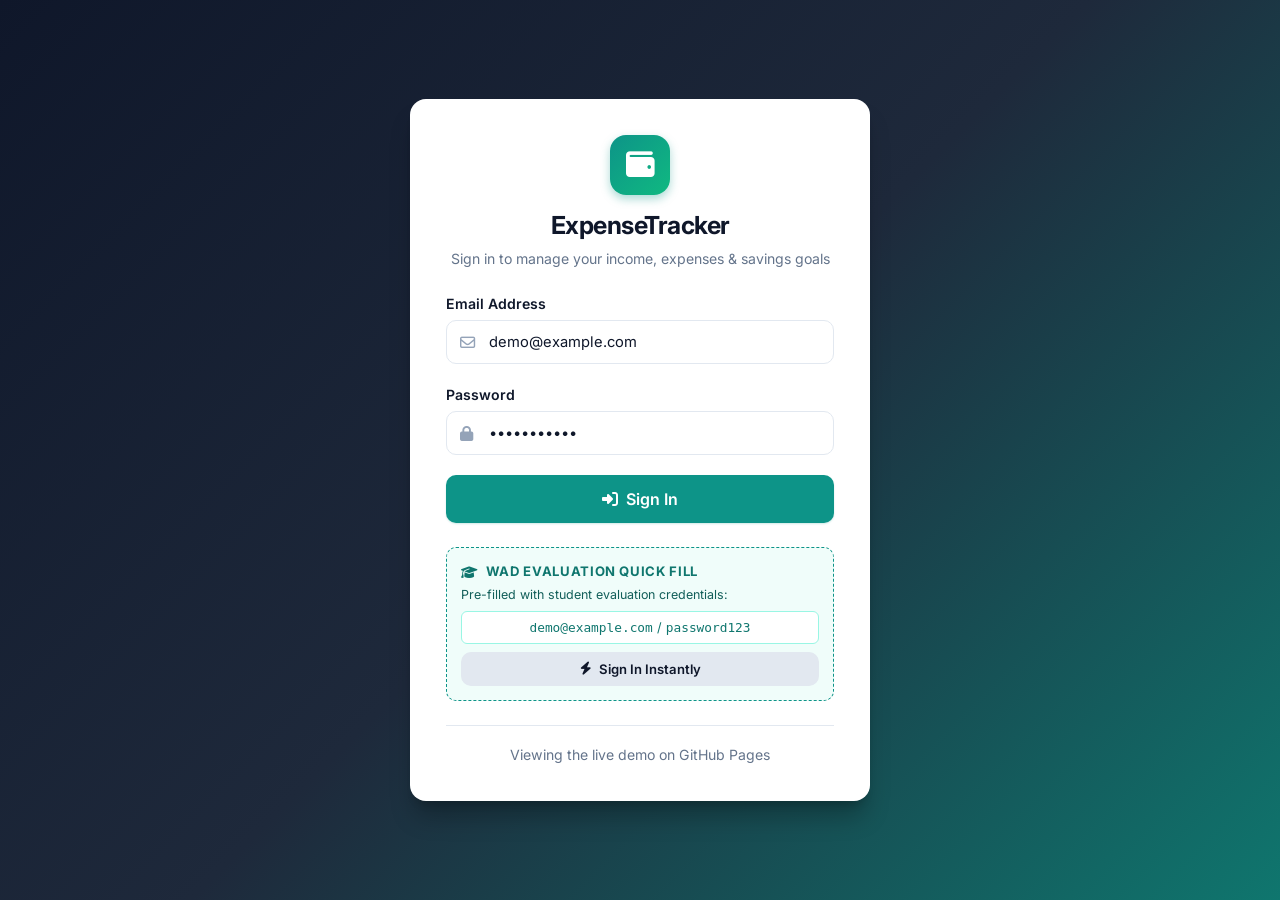
<file: auth/login.html>
<!DOCTYPE html>
<html lang="en">
<head>
    <meta charset="UTF-8">
    <meta name="viewport" content="width=device-width, initial-scale=1.0">
    <title>Sign In | Personal Expense Tracker</title>
    <link href="https://fonts.googleapis.com/css2?family=Inter:wght@300;400;500;600;700&display=swap" rel="stylesheet">
    <link rel="stylesheet" href="https://cdnjs.cloudflare.com/ajax/libs/font-awesome/6.5.1/css/all.min.css" />
    <link rel="stylesheet" href="../assets/css/style.css">
</head>
<body class="auth-body">
    <div class="auth-container">
        <div class="auth-card">
            <div class="auth-brand">
                <div class="brand-icon-lg"><i class="fa-solid fa-wallet"></i></div>
                <h2>ExpenseTracker</h2>
                <p class="auth-subtitle">Sign in to manage your income, expenses &amp; savings goals</p>
            </div>
            <form onsubmit="window.location.href='../index.html'; return false;" class="auth-form">
                <div class="form-group">
                    <label for="email" class="form-label">Email Address</label>
                    <div class="input-icon-wrap">
                        <i class="fa-regular fa-envelope input-icon"></i>
                        <input type="email" id="email" class="form-control" value="demo@example.com" required>
                    </div>
                </div>
                <div class="form-group">
                    <label for="password" class="form-label">Password</label>
                    <div class="input-icon-wrap">
                        <i class="fa-solid fa-lock input-icon"></i>
                        <input type="password" id="password" class="form-control" value="password123" required>
                    </div>
                </div>
                <button type="submit" class="btn btn-primary btn-block btn-lg"><i class="fa-solid fa-right-to-bracket"></i> <span>Sign In</span></button>
            </form>
            <div class="demo-box mt-4">
                <div class="demo-header"><i class="fa-solid fa-graduation-cap"></i> <span>WAD Evaluation Quick Fill</span></div>
                <p class="demo-desc">Pre-filled with student evaluation credentials:</p>
                <div class="demo-creds"><code>demo@example.com</code> / <code>password123</code></div>
                <button type="button" class="btn btn-secondary btn-sm btn-block" onclick="window.location.href='../index.html';"><i class="fa-solid fa-bolt"></i> Sign In Instantly</button>
            </div>
            <div class="auth-footer"><p>Viewing the live demo on GitHub Pages</p></div>
        </div>
    </div>
</body>
</html>
</file>
<file: assets/css/style.css>
/**
 * Personal Expense Tracker - Master Stylesheet
 * Web Application Development (WAD) Course Project
 * Design: Modern, Soft Teal/Green Theme, Card-based, Responsive, Dark Mode Ready
 */

:root {
    /* Color Palette (Teal & Emerald Foundation) */
    --primary: #0d9488;
    --primary-hover: #0f766e;
    --primary-light: #f0fdfa;
    --primary-subtle: #ccfbf1;
    --primary-border: #99f6e4;
    
    --secondary: #10b981;
    --secondary-hover: #059669;
    --secondary-light: #ecfdf5;

    --success: #10b981;
    --success-light: #d1fae5;
    --success-text: #065f46;

    --danger: #ef4444;
    --danger-hover: #dc2626;
    --danger-light: #fee2e2;
    --danger-text: #991b1b;

    --warning: #f59e0b;
    --warning-light: #fef3c7;
    --warning-text: #92400e;

    --info: #0284c7;
    --info-light: #e0f2fe;
    --info-text: #075985;

    --text-main: #0f172a;
    --text-muted: #64748b;
    --text-light: #94a3b8;

    --bg-app: #f8fafc;
    --bg-card: #ffffff;
    --bg-card-header: #ffffff;
    --bg-sidebar: #0f172a;
    --bg-sidebar-hover: #1e293b;
    --bg-input: #ffffff;
    --bg-table-stripe: #f8fafc;

    --border-color: #e2e8f0;
    --border-focus: #0d9488;

    --shadow-xs: 0 1px 2px 0 rgba(0, 0, 0, 0.05);
    --shadow-sm: 0 1px 3px 0 rgba(0, 0, 0, 0.1), 0 1px 2px -1px rgba(0, 0, 0, 0.1);
    --shadow-md: 0 4px 6px -1px rgba(0, 0, 0, 0.07), 0 2px 4px -2px rgba(0, 0, 0, 0.05);
    --shadow-lg: 0 10px 15px -3px rgba(0, 0, 0, 0.08), 0 4px 6px -4px rgba(0, 0, 0, 0.04);

    --radius-sm: 6px;
    --radius-md: 10px;
    --radius-lg: 16px;
    --radius-full: 9999px;

    --sidebar-width: 260px;
    --topbar-height: 70px;
    --transition: all 0.2s ease-in-out;
}

/* ==========================================================================
   Dark Mode Theme Overrides
   ========================================================================== */
[data-theme="dark"] {
    --bg-app: #090d16;
    --bg-card: #131b2e;
    --bg-card-header: #131b2e;
    --bg-input: #0f172a;
    --bg-table-stripe: #101726;

    --text-main: #f1f5f9;
    --text-muted: #94a3b8;
    --text-light: #64748b;

    --border-color: #1e293b;
    --border-focus: #14b8a6;

    --primary-light: rgba(13, 148, 136, 0.15);
    --primary-subtle: rgba(13, 148, 136, 0.25);
    --success-light: rgba(16, 185, 129, 0.18);
    --success-text: #34d399;
    --danger-light: rgba(239, 68, 68, 0.18);
    --danger-text: #f87171;
    --warning-light: rgba(245, 158, 11, 0.18);
    --warning-text: #fbbf24;
    --info-light: rgba(2, 132, 199, 0.18);
    --info-text: #38bdf8;

    --shadow-sm: 0 1px 3px 0 rgba(0, 0, 0, 0.4);
    --shadow-md: 0 4px 6px -1px rgba(0, 0, 0, 0.5);
    --shadow-lg: 0 10px 15px -3px rgba(0, 0, 0, 0.6);
}

/* Base Reset & Typography */
* {
    margin: 0;
    padding: 0;
    box-sizing: border-box;
}

body {
    font-family: 'Inter', -apple-system, BlinkMacSystemFont, "Segoe UI", Roboto, sans-serif;
    background-color: var(--bg-app);
    color: var(--text-main);
    line-height: 1.5;
    font-size: 15px;
    -webkit-font-smoothing: antialiased;
    transition: background-color 0.3s ease, color 0.3s ease;
}

a {
    color: var(--primary);
    text-decoration: none;
    transition: var(--transition);
}

a:hover {
    color: var(--primary-hover);
}

/* ==========================================================================
   App Master Layout (Sidebar + Main Wrapper)
   ========================================================================== */
.app-layout {
    display: flex;
    min-height: 100vh;
}

/* Sidebar Navigation */
.sidebar {
    width: var(--sidebar-width);
    background-color: var(--bg-sidebar);
    color: #f8fafc;
    display: flex;
    flex-direction: column;
    position: fixed;
    top: 0;
    bottom: 0;
    left: 0;
    z-index: 100;
    transition: transform 0.3s cubic-bezier(0.4, 0, 0.2, 1);
    box-shadow: 2px 0 8px rgba(0, 0, 0, 0.15);
}

.sidebar-brand {
    height: var(--topbar-height);
    display: flex;
    align-items: center;
    justify-content: space-between;
    padding: 0 20px;
    border-bottom: 1px solid rgba(255, 255, 255, 0.08);
}

.brand-link {
    display: flex;
    align-items: center;
    gap: 12px;
    text-decoration: none;
    color: #ffffff;
}

.brand-icon {
    width: 38px;
    height: 38px;
    background: linear-gradient(135deg, #0d9488, #10b981);
    color: #ffffff;
    border-radius: var(--radius-md);
    display: flex;
    align-items: center;
    justify-content: center;
    font-size: 1.15rem;
    box-shadow: 0 2px 4px rgba(13, 148, 136, 0.4);
}

.brand-title {
    font-size: 1.15rem;
    font-weight: 700;
    letter-spacing: -0.3px;
    color: #ffffff;
    display: block;
}

.brand-subtitle {
    font-size: 0.72rem;
    color: #94a3b8;
    text-transform: uppercase;
    letter-spacing: 0.5px;
    display: block;
}

.sidebar-close-btn {
    background: transparent;
    border: none;
    color: #94a3b8;
    font-size: 1.25rem;
    cursor: pointer;
    display: none;
    padding: 5px;
}

/* Sidebar Navigation Links */
.sidebar-nav {
    flex: 1;
    overflow-y: auto;
    padding: 16px 14px;
}

.nav-section-label {
    font-size: 0.70rem;
    font-weight: 700;
    color: #64748b;
    padding: 10px 12px 6px;
    letter-spacing: 0.06em;
}

.nav-list {
    list-style: none;
    margin-bottom: 16px;
}

.nav-item {
    margin-bottom: 4px;
}

.nav-link {
    display: flex;
    align-items: center;
    gap: 12px;
    padding: 9px 14px;
    color: #cbd5e1;
    font-size: 0.90rem;
    font-weight: 500;
    border-radius: var(--radius-md);
    text-decoration: none;
    transition: var(--transition);
}

.nav-link:hover {
    background-color: var(--bg-sidebar-hover);
    color: #ffffff;
}

.nav-link.active {
    background: linear-gradient(90deg, #0d9488, #0f766e);
    color: #ffffff;
    box-shadow: 0 2px 6px rgba(13, 148, 136, 0.35);
}

.nav-icon {
    font-size: 1rem;
    width: 20px;
    text-align: center;
}

.logout-link:hover {
    background-color: rgba(239, 68, 68, 0.15);
    color: #f87171;
}

/* Sidebar Footer User Area */
.sidebar-user {
    padding: 14px 16px;
    border-top: 1px solid rgba(255, 255, 255, 0.08);
    display: flex;
    align-items: center;
    gap: 12px;
    background: rgba(0, 0, 0, 0.15);
}

.user-avatar {
    width: 38px;
    height: 38px;
    background: #0d9488;
    color: #ffffff;
    border-radius: var(--radius-full);
    display: flex;
    align-items: center;
    justify-content: center;
    font-weight: 700;
    font-size: 0.95rem;
    flex-shrink: 0;
}

.user-meta {
    flex: 1;
    overflow: hidden;
}

.user-name {
    font-size: 0.88rem;
    font-weight: 600;
    color: #ffffff;
    white-space: nowrap;
    overflow: hidden;
    text-overflow: ellipsis;
}

.user-email {
    font-size: 0.74rem;
    color: #94a3b8;
    white-space: nowrap;
    overflow: hidden;
    text-overflow: ellipsis;
}

.user-logout-btn {
    color: #94a3b8;
    font-size: 0.95rem;
    padding: 6px;
    border-radius: var(--radius-sm);
    transition: var(--transition);
}

.user-logout-btn:hover {
    color: #0d9488;
    background: rgba(255, 255, 255, 0.1);
}

.sidebar-overlay {
    position: fixed;
    top: 0;
    left: 0;
    right: 0;
    bottom: 0;
    background: rgba(15, 23, 42, 0.6);
    backdrop-filter: blur(2px);
    z-index: 99;
    display: none;
    opacity: 0;
    transition: opacity 0.3s ease;
}

.sidebar-overlay.active {
    display: block;
    opacity: 1;
}

/* ==========================================================================
   Main Content Layout & Topbar
   ========================================================================== */
.main-wrapper {
    flex: 1;
    margin-left: var(--sidebar-width);
    display: flex;
    flex-direction: column;
    min-width: 0;
}

.topbar {
    height: var(--topbar-height);
    background: var(--bg-card);
    border-bottom: 1px solid var(--border-color);
    display: flex;
    align-items: center;
    justify-content: space-between;
    padding: 0 30px;
    position: sticky;
    top: 0;
    z-index: 90;
    box-shadow: var(--shadow-xs);
    transition: background-color 0.3s ease;
}

.topbar-left {
    display: flex;
    align-items: center;
    gap: 16px;
}

.sidebar-toggle {
    display: none;
    background: transparent;
    border: 1px solid var(--border-color);
    border-radius: var(--radius-sm);
    padding: 8px 12px;
    font-size: 1.1rem;
    color: var(--text-main);
    cursor: pointer;
}

.page-header-title h1 {
    font-size: 1.35rem;
    font-weight: 700;
    color: var(--text-main);
    letter-spacing: -0.3px;
}

.topbar-right {
    display: flex;
    align-items: center;
    gap: 14px;
}

/* Theme Toggle Button */
.theme-toggle-btn {
    width: 38px;
    height: 38px;
    border-radius: var(--radius-full);
    border: 1px solid var(--border-color);
    background: var(--bg-app);
    color: var(--text-main);
    display: inline-flex;
    align-items: center;
    justify-content: center;
    cursor: pointer;
    font-size: 1rem;
    transition: var(--transition);
}

.theme-toggle-btn:hover {
    background: var(--border-color);
    color: var(--primary);
}

.user-pill {
    display: flex;
    align-items: center;
    gap: 8px;
    background: var(--bg-app);
    padding: 4px 12px 4px 6px;
    border-radius: var(--radius-full);
    border: 1px solid var(--border-color);
    text-decoration: none;
}

.user-avatar-small {
    width: 28px;
    height: 28px;
    background: var(--primary);
    color: #ffffff;
    border-radius: var(--radius-full);
    display: flex;
    align-items: center;
    justify-content: center;
    font-size: 0.8rem;
    font-weight: 700;
}

.user-pill-name {
    font-size: 0.85rem;
    font-weight: 600;
    color: var(--text-main);
}

.content-area {
    flex: 1;
    padding: 30px;
}

.app-footer {
    background: var(--bg-card);
    border-top: 1px solid var(--border-color);
    padding: 18px 30px;
    margin-top: auto;
}

.footer-content {
    display: flex;
    justify-content: space-between;
    align-items: center;
    font-size: 0.82rem;
    color: var(--text-muted);
}

/* ==========================================================================
   Cards & Content Blocks
   ========================================================================== */
.card {
    background: var(--bg-card);
    border: 1px solid var(--border-color);
    border-radius: var(--radius-lg);
    box-shadow: var(--shadow-sm);
    margin-bottom: 24px;
    overflow: hidden;
    transition: box-shadow 0.2s ease, background-color 0.3s ease;
}

.card:hover {
    box-shadow: var(--shadow-md);
}

.card-header {
    padding: 18px 24px;
    border-bottom: 1px solid var(--border-color);
    background: var(--bg-card-header);
}

.card-title {
    font-size: 1.1rem;
    font-weight: 600;
    color: var(--text-main);
    display: flex;
    align-items: center;
    gap: 10px;
}

.card-subtitle {
    font-size: 0.85rem;
    color: var(--text-muted);
    margin-top: 4px;
}

.card-body {
    padding: 24px;
}

.card-body.p-0 {
    padding: 0;
}

/* ==========================================================================
   Dashboard KPIs & Metric Cards
   ========================================================================== */
.dashboard-welcome {
    display: flex;
    justify-content: space-between;
    align-items: center;
    margin-bottom: 24px;
    flex-wrap: wrap;
    gap: 16px;
}

.dashboard-welcome h2 {
    font-size: 1.5rem;
    font-weight: 700;
    color: var(--text-main);
}

.welcome-actions {
    display: flex;
    gap: 10px;
    flex-wrap: wrap;
}

.metrics-grid {
    display: grid;
    grid-template-columns: repeat(auto-fit, minmax(280px, 1fr));
    gap: 20px;
    margin-bottom: 24px;
}

.metric-card {
    background: var(--bg-card);
    border: 1px solid var(--border-color);
    border-radius: var(--radius-lg);
    padding: 22px;
    display: flex;
    align-items: center;
    gap: 18px;
    box-shadow: var(--shadow-sm);
}

.metric-icon {
    width: 56px;
    height: 56px;
    border-radius: var(--radius-md);
    display: flex;
    align-items: center;
    justify-content: center;
    font-size: 1.5rem;
    flex-shrink: 0;
}

.metric-income .metric-icon {
    background: var(--success-light);
    color: var(--success);
}

.metric-expense .metric-icon {
    background: var(--danger-light);
    color: var(--danger);
}

.metric-balance .metric-icon {
    background: var(--primary-subtle);
    color: var(--primary);
}

.metric-info {
    flex: 1;
}

.metric-title {
    font-size: 0.82rem;
    font-weight: 600;
    color: var(--text-muted);
    text-transform: uppercase;
    letter-spacing: 0.05em;
    display: block;
    margin-bottom: 4px;
}

.metric-value {
    font-size: 1.65rem;
    font-weight: 700;
    line-height: 1.2;
    margin-bottom: 4px;
}

.metric-sub {
    font-size: 0.8rem;
    color: var(--text-muted);
}

/* ==========================================================================
   Budget Progress Bar & Overview
   ========================================================================== */
.budget-card {
    border-left: 5px solid var(--primary);
}

.budget-stat-row {
    display: grid;
    grid-template-columns: repeat(auto-fit, minmax(180px, 1fr));
    gap: 16px;
    margin-bottom: 18px;
}

.budget-stat-item .label {
    display: block;
    font-size: 0.8rem;
    color: var(--text-muted);
    font-weight: 500;
    margin-bottom: 4px;
}

.budget-stat-item .val {
    font-size: 1.25rem;
    font-weight: 700;
    color: var(--text-main);
}

.progress-bar-container {
    margin: 12px 0 16px;
}

.progress-bar-track {
    width: 100%;
    height: 12px;
    background: var(--border-color);
    border-radius: var(--radius-full);
    overflow: hidden;
}

.progress-bar-fill {
    height: 100%;
    border-radius: var(--radius-full);
    transition: width 0.6s cubic-bezier(0.4, 0, 0.2, 1);
}

.progress-success {
    background: linear-gradient(90deg, #10b981, #059669);
}

.progress-warning {
    background: linear-gradient(90deg, #f59e0b, #d97706);
}

.progress-danger {
    background: linear-gradient(90deg, #ef4444, #dc2626);
}

.progress-teal {
    background: linear-gradient(90deg, #0d9488, #14b8a6);
}

.budget-alert {
    padding: 12px 16px;
    border-radius: var(--radius-md);
    font-size: 0.88rem;
    display: flex;
    align-items: center;
    gap: 10px;
}

.alert-success-soft {
    background: var(--success-light);
    color: var(--success-text);
}

.alert-warning-soft {
    background: var(--warning-light);
    color: var(--warning-text);
}

.alert-danger-soft {
    background: var(--danger-light);
    color: var(--danger-text);
}

.empty-budget-notice {
    text-align: center;
    padding: 20px;
}

.empty-budget-notice p {
    color: var(--text-muted);
    margin-bottom: 12px;
}

/* ==========================================================================
   Charts Grid
   ========================================================================== */
.charts-grid {
    display: grid;
    grid-template-columns: repeat(auto-fit, minmax(420px, 1fr));
    gap: 24px;
    margin-bottom: 24px;
}

.chart-card {
    margin-bottom: 0;
}

.chart-wrapper {
    position: relative;
    height: 320px;
    width: 100%;
}

/* ==========================================================================
   Data Tables & Badges
   ========================================================================== */
.table-responsive {
    width: 100%;
    overflow-x: auto;
}

.data-table {
    width: 100%;
    border-collapse: collapse;
    font-size: 0.9rem;
    text-align: left;
}

.data-table thead th {
    background: var(--bg-table-stripe);
    color: var(--text-muted);
    font-weight: 600;
    font-size: 0.78rem;
    text-transform: uppercase;
    letter-spacing: 0.05em;
    padding: 14px 20px;
    border-bottom: 1px solid var(--border-color);
}

.data-table tbody td {
    padding: 14px 20px;
    border-bottom: 1px solid var(--border-color);
    color: var(--text-main);
    vertical-align: middle;
}

.data-table tbody tr:hover {
    background-color: var(--bg-table-stripe);
}

.data-table tbody tr:last-child td {
    border-bottom: none;
}

.table-footer-total th {
    background: var(--bg-table-stripe);
    padding: 14px 20px;
    font-size: 0.95rem;
    border-top: 2px solid var(--border-color);
}

.category-tag {
    display: inline-block;
    background: var(--border-color);
    color: var(--text-main);
    padding: 4px 10px;
    border-radius: var(--radius-sm);
    font-size: 0.82rem;
    font-weight: 500;
}

.badge {
    display: inline-flex;
    align-items: center;
    gap: 5px;
    padding: 4px 10px;
    border-radius: var(--radius-full);
    font-size: 0.78rem;
    font-weight: 600;
    letter-spacing: 0.02em;
}

.badge-success {
    background: var(--success-light);
    color: var(--success-text);
}

.badge-danger {
    background: var(--danger-light);
    color: var(--danger-text);
}

.badge-warning {
    background: var(--warning-light);
    color: var(--warning-text);
}

.badge-info {
    background: var(--info-light);
    color: var(--info-text);
}

.badge-secondary {
    background: var(--border-color);
    color: var(--text-muted);
}

.action-btn-group {
    display: inline-flex;
    align-items: center;
    gap: 8px;
}

.btn-icon {
    background: transparent;
    border: 1px solid transparent;
    border-radius: var(--radius-sm);
    width: 32px;
    height: 32px;
    display: inline-flex;
    align-items: center;
    justify-content: center;
    cursor: pointer;
    font-size: 0.95rem;
    transition: var(--transition);
}

.btn-icon:hover {
    background: var(--border-color);
}

.btn-icon.text-primary:hover { color: var(--primary); background: var(--primary-light); }
.btn-icon.text-info:hover { color: var(--info); background: var(--info-light); }
.btn-icon.text-danger:hover { color: var(--danger); background: var(--danger-light); }

/* ==========================================================================
   Savings Goals Grid & Cards
   ========================================================================== */
.goals-grid {
    display: grid;
    grid-template-columns: repeat(auto-fit, minmax(320px, 1fr));
    gap: 20px;
}

.goal-card {
    margin-bottom: 0;
    display: flex;
    flex-direction: column;
}

.goal-card .card-body {
    flex: 1;
    display: flex;
    flex-direction: column;
}

.goal-completed-card {
    border-color: var(--success);
}

.goal-actions-row {
    margin-top: auto;
    padding-top: 14px;
    border-top: 1px solid var(--border-color);
}

/* Category Pill Cloud */
.category-pills-wrap {
    display: flex;
    flex-wrap: wrap;
    gap: 10px;
}

.category-pill-item {
    background: var(--bg-app);
    border: 1px solid var(--border-color);
    padding: 8px 14px;
    border-radius: var(--radius-full);
    display: flex;
    align-items: center;
    gap: 8px;
    font-size: 0.85rem;
}

.badge-dot {
    width: 20px;
    height: 20px;
    padding: 0;
    justify-content: center;
    font-size: 0.65rem;
}

/* ==========================================================================
   Forms, Inputs & Validation
   ========================================================================== */
.form-page-container {
    max-width: 760px;
    margin: 0 auto;
}

.form-group {
    margin-bottom: 20px;
}

.form-row {
    display: flex;
    gap: 20px;
    margin-bottom: 0;
}

.form-col {
    flex: 1;
    min-width: 0;
}

.form-label {
    display: block;
    font-size: 0.88rem;
    font-weight: 600;
    color: var(--text-main);
    margin-bottom: 6px;
}

.form-label-sm {
    display: block;
    font-size: 0.78rem;
    font-weight: 600;
    color: var(--text-muted);
    margin-bottom: 4px;
    text-transform: uppercase;
}

.input-icon-wrap {
    position: relative;
    display: flex;
    align-items: center;
}

.input-icon {
    position: absolute;
    left: 14px;
    color: var(--text-light);
    font-size: 0.95rem;
    pointer-events: none;
}

.currency-prefix {
    position: absolute;
    left: 14px;
    color: var(--text-main);
    font-weight: 700;
    font-size: 1.05rem;
    pointer-events: none;
}

.form-control {
    width: 100%;
    height: 44px;
    padding: 10px 14px;
    font-size: 0.92rem;
    font-family: inherit;
    color: var(--text-main);
    background: var(--bg-input);
    border: 1px solid var(--border-color);
    border-radius: var(--radius-md);
    transition: var(--transition);
    outline: none;
}

.input-icon-wrap .form-control {
    padding-left: 42px;
}

.form-control:focus {
    border-color: var(--border-focus);
    box-shadow: 0 0 0 3px rgba(13, 148, 136, 0.2);
}

.form-control.is-invalid {
    border-color: var(--danger);
    background-color: rgba(239, 68, 68, 0.05);
}

.invalid-feedback {
    display: none;
    color: var(--danger);
    font-size: 0.78rem;
    margin-top: 4px;
    font-weight: 500;
}

.form-control.is-invalid ~ .invalid-feedback,
.invalid-feedback.show {
    display: block;
}

.field-hint {
    display: block;
    font-size: 0.76rem;
    color: var(--text-muted);
    margin-top: 4px;
}

.type-toggle-group {
    display: grid;
    grid-template-columns: 1fr 1fr;
    gap: 16px;
    margin-top: 6px;
}

.type-toggle-option {
    display: flex;
    align-items: center;
    justify-content: center;
    gap: 10px;
    padding: 14px;
    border: 2px solid var(--border-color);
    border-radius: var(--radius-md);
    cursor: pointer;
    font-weight: 600;
    transition: var(--transition);
    background: var(--bg-card);
    color: var(--text-main);
    user-select: none;
}

.type-toggle-option input[type="radio"] {
    display: none;
}

.type-toggle-option.active-expense {
    border-color: var(--danger);
    background-color: var(--danger-light);
    color: var(--danger-text);
}

.type-toggle-option.active-income {
    border-color: var(--success);
    background-color: var(--success-light);
    color: var(--success-text);
}

.form-actions {
    display: flex;
    gap: 12px;
    margin-top: 24px;
}

/* ==========================================================================
   Buttons
   ========================================================================== */
.btn {
    display: inline-flex;
    align-items: center;
    justify-content: center;
    gap: 8px;
    font-family: inherit;
    font-size: 0.9rem;
    font-weight: 600;
    padding: 10px 18px;
    border-radius: var(--radius-md);
    border: 1px solid transparent;
    cursor: pointer;
    text-decoration: none;
    transition: var(--transition);
    line-height: 1.4;
}

.btn-primary {
    background-color: var(--primary);
    color: #ffffff;
    box-shadow: 0 1px 2px rgba(13, 148, 136, 0.2);
}

.btn-primary:hover {
    background-color: var(--primary-hover);
    color: #ffffff;
}

.btn-secondary {
    background-color: var(--border-color);
    color: var(--text-main);
}

.btn-secondary:hover {
    background-color: #cbd5e1;
}

.btn-outline-primary {
    background: transparent;
    border-color: var(--primary);
    color: var(--primary);
}

.btn-outline-primary:hover {
    background: var(--primary);
    color: #ffffff;
}

.btn-outline-secondary {
    background: transparent;
    border-color: var(--border-color);
    color: var(--text-muted);
}

.btn-outline-secondary:hover {
    background: var(--border-color);
    color: var(--text-main);
}

.btn-outline-success {
    background: transparent;
    border-color: var(--success);
    color: var(--success);
}

.btn-outline-success:hover {
    background: var(--success);
    color: #ffffff;
}

.btn-outline-danger {
    background: transparent;
    border-color: var(--danger);
    color: var(--danger);
}

.btn-outline-danger:hover {
    background: var(--danger);
    color: #ffffff;
}

.btn-sm {
    padding: 6px 12px;
    font-size: 0.82rem;
    height: 34px;
}

.btn-lg {
    padding: 12px 24px;
    font-size: 1rem;
    height: 48px;
}

.btn-block {
    width: 100%;
}

/* ==========================================================================
   Alerts & Notifications
   ========================================================================== */
.alert {
    padding: 14px 18px;
    border-radius: var(--radius-md);
    margin-bottom: 20px;
    display: flex;
    align-items: flex-start;
    gap: 12px;
    font-size: 0.9rem;
    line-height: 1.4;
    position: relative;
    box-shadow: var(--shadow-xs);
}

.alert-icon {
    font-size: 1.15rem;
    flex-shrink: 0;
    margin-top: 1px;
}

.alert-text {
    flex: 1;
}

.alert-close {
    background: transparent;
    border: none;
    font-size: 1.3rem;
    color: inherit;
    opacity: 0.6;
    cursor: pointer;
    padding: 0 4px;
    line-height: 1;
    margin-left: 8px;
}

.alert-close:hover {
    opacity: 1;
}

.alert-success {
    background-color: var(--success-light);
    color: var(--success-text);
    border: 1px solid var(--success);
}

.alert-danger {
    background-color: var(--danger-light);
    color: var(--danger-text);
    border: 1px solid var(--danger);
}

.alert-warning {
    background-color: var(--warning-light);
    color: var(--warning-text);
    border: 1px solid var(--warning);
}

.alert-info {
    background-color: var(--info-light);
    color: var(--info-text);
    border: 1px solid var(--info);
}

/* ==========================================================================
   History Page Filter Bar & Pagination
   ========================================================================== */
.filter-card {
    margin-bottom: 20px;
}

.filter-grid {
    display: grid;
    grid-template-columns: repeat(auto-fit, minmax(180px, 1fr));
    gap: 14px;
    margin-bottom: 16px;
}

.filter-submit-row {
    display: flex;
    align-items: center;
    gap: 12px;
}

.filter-summary-bar {
    display: flex;
    gap: 14px;
    margin-bottom: 16px;
    flex-wrap: wrap;
}

.summary-pill {
    background: var(--bg-card);
    border: 1px solid var(--border-color);
    padding: 8px 16px;
    border-radius: var(--radius-md);
    font-size: 0.85rem;
    display: flex;
    gap: 8px;
    align-items: center;
    box-shadow: var(--shadow-xs);
}

.pagination-wrapper {
    display: flex;
    justify-content: space-between;
    align-items: center;
    padding: 16px 20px;
    border-top: 1px solid var(--border-color);
    flex-wrap: wrap;
    gap: 12px;
}

.pagination-info {
    font-size: 0.82rem;
    color: var(--text-muted);
}

.pagination-list {
    list-style: none;
    display: flex;
    gap: 6px;
}

.page-item .page-link {
    display: inline-flex;
    align-items: center;
    justify-content: center;
    min-width: 34px;
    height: 34px;
    padding: 0 10px;
    border: 1px solid var(--border-color);
    border-radius: var(--radius-sm);
    color: var(--text-main);
    font-size: 0.85rem;
    font-weight: 500;
    text-decoration: none;
    transition: var(--transition);
    background: var(--bg-card);
}

.page-item.active .page-link {
    background-color: var(--primary);
    border-color: var(--primary);
    color: #ffffff;
}

.page-item:not(.active):not(.disabled) .page-link:hover {
    background-color: var(--border-color);
}

.page-item.disabled .page-link {
    color: var(--text-light);
    cursor: not-allowed;
    background-color: var(--bg-app);
}

/* ==========================================================================
   Budget Page Styles
   ========================================================================== */
.budget-stat-grid {
    display: grid;
    grid-template-columns: repeat(auto-fit, minmax(130px, 1fr));
    gap: 12px;
}

.budget-box {
    background: var(--bg-app);
    border: 1px solid var(--border-color);
    border-radius: var(--radius-md);
    padding: 14px;
    text-align: center;
}

.budget-box .b-label {
    display: block;
    font-size: 0.75rem;
    color: var(--text-muted);
    font-weight: 600;
    margin-bottom: 4px;
    text-transform: uppercase;
}

.budget-box .b-value {
    font-size: 1.15rem;
    font-weight: 700;
}

/* ==========================================================================
   Reports Page Styles
   ========================================================================== */
.report-filter-bar {
    display: flex;
    justify-content: space-between;
    align-items: center;
    flex-wrap: wrap;
    gap: 16px;
}

.report-filter-controls {
    display: flex;
    align-items: center;
    gap: 14px;
    flex-wrap: wrap;
}

.filter-group {
    display: flex;
    align-items: center;
    gap: 8px;
}

/* ==========================================================================
   Auth Pages Layout (Login & Register)
   ========================================================================== */
.auth-body {
    background: linear-gradient(135deg, #0f172a 0%, #1e293b 50%, #0f766e 100%);
    min-height: 100vh;
    display: flex;
    align-items: center;
    justify-content: center;
    padding: 24px;
}

.auth-container {
    width: 100%;
    max-width: 460px;
}

.auth-card {
    background: #ffffff;
    border-radius: var(--radius-lg);
    padding: 36px;
    box-shadow: 0 20px 25px -5px rgba(0, 0, 0, 0.25), 0 8px 10px -6px rgba(0, 0, 0, 0.2);
}

.auth-brand {
    text-align: center;
    margin-bottom: 24px;
}

.brand-icon-lg {
    width: 60px;
    height: 60px;
    background: linear-gradient(135deg, #0d9488, #10b981);
    color: #ffffff;
    border-radius: var(--radius-lg);
    display: inline-flex;
    align-items: center;
    justify-content: center;
    font-size: 1.8rem;
    margin-bottom: 12px;
    box-shadow: 0 4px 10px rgba(13, 148, 136, 0.35);
}

.auth-brand h2 {
    font-size: 1.55rem;
    font-weight: 700;
    color: #0f172a;
    letter-spacing: -0.5px;
}

.auth-subtitle {
    font-size: 0.88rem;
    color: #64748b;
    margin-top: 4px;
}

.password-toggle-btn {
    position: absolute;
    right: 12px;
    background: transparent;
    border: none;
    color: var(--text-light);
    cursor: pointer;
    padding: 4px;
    font-size: 1rem;
}

.demo-box {
    background: #f0fdfa;
    border: 1px dashed #0d9488;
    border-radius: var(--radius-md);
    padding: 14px;
    margin-top: 20px;
}

.demo-header {
    display: flex;
    align-items: center;
    gap: 8px;
    font-size: 0.82rem;
    font-weight: 700;
    color: #0f766e;
    text-transform: uppercase;
    letter-spacing: 0.05em;
    margin-bottom: 4px;
}

.demo-desc {
    font-size: 0.78rem;
    color: #115e59;
    margin-bottom: 6px;
}

.demo-creds {
    background: #ffffff;
    border: 1px solid #99f6e4;
    padding: 6px 10px;
    border-radius: var(--radius-sm);
    font-size: 0.8rem;
    margin-bottom: 8px;
    text-align: center;
    color: #0f766e;
}

.auth-footer {
    text-align: center;
    margin-top: 24px;
    padding-top: 18px;
    border-top: 1px solid #e2e8f0;
    font-size: 0.88rem;
    color: #64748b;
}

.auth-bottom-note {
    text-align: center;
    margin-top: 16px;
    font-size: 0.78rem;
    color: #94a3b8;
}

/* ==========================================================================
   Modal Dialog
   ========================================================================== */
.modal {
    position: fixed;
    top: 0;
    left: 0;
    width: 100%;
    height: 100%;
    background: rgba(15, 23, 42, 0.65);
    backdrop-filter: blur(2px);
    z-index: 1000;
    display: flex;
    align-items: center;
    justify-content: center;
    opacity: 0;
    pointer-events: none;
    transition: opacity 0.25s ease;
    padding: 20px;
}

.modal.show {
    opacity: 1;
    pointer-events: auto;
}

.modal-dialog {
    width: 100%;
    max-width: 520px;
}

.modal-content {
    background: var(--bg-card);
    border: 1px solid var(--border-color);
    border-radius: var(--radius-lg);
    box-shadow: var(--shadow-lg);
    overflow: hidden;
}

.modal-header {
    display: flex;
    align-items: center;
    justify-content: space-between;
    padding: 18px 24px;
    border-bottom: 1px solid var(--border-color);
}

.modal-title {
    font-size: 1.15rem;
    font-weight: 700;
    color: var(--text-main);
}

.modal-close {
    background: transparent;
    border: none;
    font-size: 1.5rem;
    cursor: pointer;
    color: var(--text-muted);
}

.modal-body {
    padding: 24px;
}

.modal-footer {
    padding: 16px 24px;
    border-top: 1px solid var(--border-color);
    background: var(--bg-app);
    display: flex;
    justify-content: flex-end;
    gap: 10px;
}

.detail-list {
    display: flex;
    flex-direction: column;
    gap: 12px;
}

.detail-row {
    display: flex;
    justify-content: space-between;
    padding-bottom: 10px;
    border-bottom: 1px solid var(--border-color);
}

.detail-label {
    font-size: 0.85rem;
    color: var(--text-muted);
}

.detail-value {
    font-size: 0.92rem;
    font-weight: 500;
    color: var(--text-main);
    text-align: right;
}

/* ==========================================================================
   Utilities & Empties
   ========================================================================== */
.empty-state {
    text-align: center;
    padding: 40px 20px;
}

.empty-icon {
    font-size: 2.8rem;
    color: var(--border-color);
    margin-bottom: 14px;
    display: block;
}

.flex-between {
    display: flex;
    justify-content: space-between;
    align-items: center;
}

.text-teal { color: var(--primary) !important; }
.text-success { color: var(--success) !important; }
.text-danger { color: var(--danger) !important; }
.text-muted { color: var(--text-muted) !important; }
.text-right { text-align: right !important; }
.text-center { text-align: center !important; }
.font-semibold { font-weight: 600 !important; }
.font-bold { font-weight: 700 !important; }
.font-medium { font-weight: 500 !important; }
.text-xs { font-size: 0.75rem !important; }
.text-sm { font-size: 0.85rem !important; }
.text-lg { font-size: 1.15rem !important; }
.block { display: block !important; }
.mt-3 { margin-top: 16px !important; }
.mt-4 { margin-top: 24px !important; }
.mb-2 { margin-bottom: 8px !important; }
.mb-3 { margin-bottom: 12px !important; }
.mb-4 { margin-bottom: 24px !important; }
.ml-1 { margin-left: 4px !important; }
.ml-2 { margin-left: 8px !important; }
.gap-3 { gap: 12px !important; }
.flex-wrap { flex-wrap: wrap !important; }

.grid-2-col {
    display: grid;
    grid-template-columns: repeat(auto-fit, minmax(360px, 1fr));
    gap: 24px;
}

/* ==========================================================================
   Print Styles for Course PDF Submissions
   ========================================================================== */
@media print {
    .sidebar, .topbar, .welcome-actions, .filter-actions, .form-actions, .btn-icon, .modal {
        display: none !important;
    }
    .main-wrapper {
        margin-left: 0 !important;
    }
    .card {
        box-shadow: none !important;
        border: 1px solid #ccc !important;
    }
}

/* ==========================================================================
   Responsive Breakpoints
   ========================================================================== */
@media (max-width: 992px) {
    .sidebar {
        transform: translateX(-100%);
    }

    .sidebar.open {
        transform: translateX(0);
    }

    .sidebar-close-btn {
        display: block;
    }

    .main-wrapper {
        margin-left: 0;
    }

    .sidebar-toggle {
        display: inline-flex;
    }

    .charts-grid {
        grid-template-columns: 1fr;
    }
}

@media (max-width: 640px) {
    .content-area {
        padding: 16px;
    }

    .topbar {
        padding: 0 16px;
    }

    .user-pill-name {
        display: none;
    }

    .form-row {
        flex-direction: column;
        gap: 0;
    }

    .type-toggle-group {
        grid-template-columns: 1fr;
    }

    .footer-content {
        flex-direction: column;
        text-align: center;
        gap: 8px;
    }
}

/* ==========================================================================
   14. Modern Interactive Toast Notification System
   ========================================================================== */
.toast-container {
    position: fixed;
    top: 24px;
    right: 24px;
    z-index: 10000;
    display: flex;
    flex-direction: column;
    gap: 12px;
    max-width: 400px;
    width: calc(100% - 48px);
    pointer-events: none;
}

.toast {
    background: var(--bg-card);
    border: 1px solid var(--border-color);
    border-radius: var(--radius-md);
    padding: 16px 20px;
    box-shadow: 0 10px 25px -5px rgba(0, 0, 0, 0.15), 0 8px 10px -6px rgba(0, 0, 0, 0.1);
    display: flex;
    align-items: flex-start;
    gap: 14px;
    pointer-events: auto;
    position: relative;
    overflow: hidden;
    transform: translateX(120%);
    opacity: 0;
    transition: transform 0.35s cubic-bezier(0.16, 1, 0.3, 1), opacity 0.35s ease;
}

.toast.show {
    transform: translateX(0);
    opacity: 1;
}

.toast-icon {
    width: 32px;
    height: 32px;
    border-radius: var(--radius-full);
    display: inline-flex;
    align-items: center;
    justify-content: center;
    font-size: 1rem;
    flex-shrink: 0;
}

.toast-content {
    flex: 1;
}

.toast-title {
    font-size: 0.92rem;
    font-weight: 600;
    color: var(--text-main);
    margin-bottom: 2px;
}

.toast-message {
    font-size: 0.82rem;
    color: var(--text-muted);
    line-height: 1.4;
}

.toast-close {
    background: transparent;
    border: none;
    color: var(--text-light);
    cursor: pointer;
    padding: 4px;
    font-size: 1rem;
    line-height: 1;
    transition: color 0.2s ease;
}

.toast-close:hover {
    color: var(--text-main);
}

.toast-progress {
    position: absolute;
    bottom: 0;
    left: 0;
    height: 3px;
    width: 100%;
    background: rgba(0, 0, 0, 0.08);
}

.toast-progress-bar {
    height: 100%;
    width: 100%;
    transition: width linear;
}

.toast-success {
    border-left: 4px solid var(--success);
}
.toast-success .toast-icon {
    background: var(--success-light);
    color: var(--success);
}
.toast-success .toast-progress-bar {
    background: var(--success);
}

.toast-danger {
    border-left: 4px solid var(--danger);
}
.toast-danger .toast-icon {
    background: var(--danger-light);
    color: var(--danger);
}
.toast-danger .toast-progress-bar {
    background: var(--danger);
}

.toast-warning {
    border-left: 4px solid var(--warning);
}
.toast-warning .toast-icon {
    background: var(--warning-light);
    color: var(--warning);
}
.toast-warning .toast-progress-bar {
    background: var(--warning);
}

.toast-info {
    border-left: 4px solid var(--info);
}
.toast-info .toast-icon {
    background: var(--info-light);
    color: var(--info);
}
.toast-info .toast-progress-bar {
    background: var(--info);
}

/* ==========================================================================
   15. Interactive Budget & What-If Scenario Simulator UI
   ========================================================================== */
.simulator-card {
    background: linear-gradient(145deg, var(--bg-card) 0%, var(--primary-light) 100%);
    border: 1px solid var(--primary-border);
    border-radius: var(--radius-lg);
    padding: 24px;
    margin-bottom: 24px;
    box-shadow: var(--shadow-sm);
    position: relative;
    overflow: hidden;
}

.simulator-header {
    display: flex;
    justify-content: space-between;
    align-items: center;
    margin-bottom: 20px;
    flex-wrap: wrap;
    gap: 12px;
}

.simulator-title {
    font-size: 1.15rem;
    font-weight: 700;
    color: var(--text-main);
    display: flex;
    align-items: center;
    gap: 10px;
}

.simulator-badge {
    background: var(--primary);
    color: #ffffff;
    font-size: 0.72rem;
    font-weight: 700;
    text-transform: uppercase;
    letter-spacing: 0.06em;
    padding: 4px 10px;
    border-radius: var(--radius-full);
}

.simulator-slider-group {
    background: var(--bg-card);
    border: 1px solid var(--border-color);
    border-radius: var(--radius-md);
    padding: 18px 20px;
    margin-bottom: 20px;
}

.slider-label-row {
    display: flex;
    justify-content: space-between;
    align-items: center;
    margin-bottom: 10px;
}

.slider-name {
    font-size: 0.88rem;
    font-weight: 600;
    color: var(--text-main);
}

.slider-current-val {
    font-size: 1.1rem;
    font-weight: 700;
    color: var(--primary);
}

.custom-range-slider {
    -webkit-appearance: none;
    appearance: none;
    width: 100%;
    height: 8px;
    border-radius: 4px;
    background: var(--border-color);
    outline: none;
    cursor: pointer;
    transition: background 0.2s ease;
}

.custom-range-slider::-webkit-slider-thumb {
    -webkit-appearance: none;
    appearance: none;
    width: 22px;
    height: 22px;
    border-radius: 50%;
    background: var(--primary);
    border: 3px solid #ffffff;
    box-shadow: 0 2px 6px rgba(0, 0, 0, 0.2);
    cursor: pointer;
    transition: transform 0.15s ease, background-color 0.15s ease;
}

.custom-range-slider::-webkit-slider-thumb:hover {
    transform: scale(1.15);
    background: var(--primary-hover);
}

.custom-range-slider::-moz-range-thumb {
    width: 22px;
    height: 22px;
    border-radius: 50%;
    background: var(--primary);
    border: 3px solid #ffffff;
    box-shadow: 0 2px 6px rgba(0, 0, 0, 0.2);
    cursor: pointer;
}

.simulator-grid {
    display: grid;
    grid-template-columns: repeat(auto-fit, minmax(180px, 1fr));
    gap: 16px;
    margin-top: 18px;
}

.sim-metric-box {
    background: var(--bg-card);
    border: 1px solid var(--border-color);
    border-radius: var(--radius-md);
    padding: 16px;
    text-align: center;
}

.sim-metric-title {
    font-size: 0.75rem;
    font-weight: 600;
    text-transform: uppercase;
    color: var(--text-muted);
    letter-spacing: 0.05em;
    display: block;
    margin-bottom: 4px;
}

.sim-metric-val {
    font-size: 1.35rem;
    font-weight: 700;
    display: block;
}

.sim-metric-sub {
    font-size: 0.75rem;
    color: var(--text-light);
    margin-top: 4px;
    display: block;
}

.sim-status-banner {
    border-radius: var(--radius-md);
    padding: 14px 18px;
    margin-top: 18px;
    display: flex;
    align-items: center;
    gap: 12px;
    font-size: 0.88rem;
    font-weight: 500;
}

.sim-status-safe {
    background: var(--success-light);
    color: var(--success-text);
    border: 1px solid rgba(16, 185, 129, 0.3);
}

.sim-status-warning {
    background: var(--warning-light);
    color: var(--warning-text);
    border: 1px solid rgba(245, 158, 11, 0.3);
}

.sim-status-danger {
    background: var(--danger-light);
    color: var(--danger-text);
    border: 1px solid rgba(239, 68, 68, 0.3);
    animation: pulse-danger-border 2s infinite ease-in-out;
}

@keyframes pulse-danger-border {
    0%, 100% { border-color: rgba(239, 68, 68, 0.4); box-shadow: 0 0 0 0 rgba(239, 68, 68, 0.2); }
    50% { border-color: rgba(239, 68, 68, 0.8); box-shadow: 0 0 0 6px rgba(239, 68, 68, 0.1); }
}

/* ==========================================================================
   16. Real-Time Table Live Search & Instant Filter UI
   ========================================================================== */
.live-search-wrapper {
    position: relative;
    width: 100%;
}

.live-search-input {
    width: 100%;
    padding: 10px 38px 10px 40px;
    border: 1px solid var(--border-color);
    border-radius: var(--radius-md);
    background: var(--bg-input);
    color: var(--text-main);
    font-size: 0.88rem;
    transition: var(--transition);
}

.live-search-input:focus {
    border-color: var(--border-focus);
    box-shadow: 0 0 0 3px rgba(13, 148, 136, 0.15);
    outline: none;
}

.live-search-icon {
    position: absolute;
    left: 14px;
    top: 50%;
    transform: translateY(-50%);
    color: var(--text-light);
    font-size: 0.95rem;
    pointer-events: none;
}

.live-search-clear {
    position: absolute;
    right: 12px;
    top: 50%;
    transform: translateY(-50%);
    background: transparent;
    border: none;
    color: var(--text-light);
    cursor: pointer;
    font-size: 0.9rem;
    display: none;
    padding: 2px;
}

.live-search-clear:hover {
    color: var(--text-main);
}

.live-filter-meta-bar {
    display: flex;
    justify-content: space-between;
    align-items: center;
    background: var(--bg-card-header);
    border: 1px solid var(--border-color);
    border-radius: var(--radius-md);
    padding: 12px 18px;
    margin-bottom: 16px;
    font-size: 0.85rem;
    flex-wrap: wrap;
    gap: 12px;
}

.live-counter-badge {
    background: var(--primary-subtle);
    color: var(--primary);
    font-weight: 600;
    padding: 3px 10px;
    border-radius: var(--radius-full);
}

.live-filter-tags-wrap {
    display: flex;
    align-items: center;
    gap: 8px;
    flex-wrap: wrap;
}

.filter-tag {
    background: var(--bg-app);
    border: 1px solid var(--border-color);
    border-radius: var(--radius-full);
    padding: 3px 10px;
    font-size: 0.78rem;
    color: var(--text-muted);
    display: inline-flex;
    align-items: center;
    gap: 6px;
}

.filter-tag-remove {
    cursor: pointer;
    color: var(--text-light);
    font-size: 0.85rem;
}

.filter-tag-remove:hover {
    color: var(--danger);
}

.table-sort-btn {
    background: transparent;
    border: none;
    cursor: pointer;
    font-weight: 600;
    color: var(--text-muted);
    display: inline-flex;
    align-items: center;
    gap: 6px;
    padding: 0;
    font-size: inherit;
    transition: color 0.2s ease;
}

.table-sort-btn:hover {
    color: var(--primary);
}

.table-sort-btn.sort-active {
    color: var(--primary);
}

.table-sort-icon {
    font-size: 0.75rem;
    opacity: 0.6;
}

.table-sort-btn.sort-active .table-sort-icon {
    opacity: 1;
}

/* ==========================================================================
   17. Digital Voucher & Transaction Receipt Card UI
   ========================================================================== */
.receipt-modal-card {
    background: #ffffff;
    max-width: 440px;
    width: 100%;
    border-radius: var(--radius-md);
    padding: 28px;
    position: relative;
    box-shadow: 0 25px 50px -12px rgba(0, 0, 0, 0.35);
    margin: 20px;
    color: #1e293b;
}

.receipt-modal-card::before {
    content: "";
    position: absolute;
    top: -8px;
    left: 0;
    right: 0;
    height: 8px;
    background: radial-gradient(circle, transparent 4px, #ffffff 5px);
    background-size: 16px 8px;
}

.receipt-modal-card::after {
    content: "";
    position: absolute;
    bottom: -8px;
    left: 0;
    right: 0;
    height: 8px;
    background: radial-gradient(circle, transparent 4px, #ffffff 5px);
    background-size: 16px 8px;
}

.receipt-header {
    text-align: center;
    padding-bottom: 16px;
    border-bottom: 2px dashed #e2e8f0;
    margin-bottom: 16px;
}

.receipt-logo {
    width: 44px;
    height: 44px;
    background: #0d9488;
    color: #ffffff;
    border-radius: 50%;
    display: inline-flex;
    align-items: center;
    justify-content: center;
    font-size: 1.3rem;
    margin-bottom: 8px;
}

.receipt-store-title {
    font-size: 1.15rem;
    font-weight: 700;
    color: #0f172a;
    letter-spacing: -0.3px;
}

.receipt-subtitle {
    font-size: 0.78rem;
    color: #64748b;
}

.receipt-row {
    display: flex;
    justify-content: space-between;
    align-items: center;
    padding: 8px 0;
    font-size: 0.88rem;
}

.receipt-row-border {
    border-top: 1px solid #f1f5f9;
}

.receipt-label {
    color: #64748b;
}

.receipt-value {
    font-weight: 600;
    color: #0f172a;
}

.receipt-total-row {
    display: flex;
    justify-content: space-between;
    align-items: center;
    padding: 14px 0;
    border-top: 2px dashed #e2e8f0;
    border-bottom: 2px dashed #e2e8f0;
    margin: 14px 0;
}

.receipt-total-label {
    font-size: 1.05rem;
    font-weight: 700;
    color: #0f172a;
}

.receipt-total-value {
    font-size: 1.35rem;
    font-weight: 800;
}

.receipt-barcode {
    text-align: center;
    margin-top: 20px;
    padding-top: 12px;
}

.barcode-lines {
    height: 40px;
    background: repeating-linear-gradient(
        90deg,
        #0f172a 0px,
        #0f172a 2px,
        transparent 2px,
        transparent 4px,
        #0f172a 4px,
        #0f172a 7px,
        transparent 7px,
        transparent 9px
    );
    margin: 0 auto 6px auto;
    width: 80%;
}

.barcode-text {
    font-family: monospace;
    font-size: 0.78rem;
    letter-spacing: 0.15em;
    color: #64748b;
}

/* ==========================================================================
   18. Glassmorphic Floating Action Button (FAB) & Mobile Quick Dock
   ========================================================================== */
.fab-container {
    position: fixed;
    bottom: 28px;
    right: 28px;
    z-index: 900;
    display: flex;
    flex-direction: column-reverse;
    align-items: flex-end;
    gap: 12px;
}

.fab-main-btn {
    width: 56px;
    height: 56px;
    border-radius: 50%;
    background: linear-gradient(135deg, var(--primary) 0%, var(--secondary) 100%);
    color: #ffffff;
    border: none;
    box-shadow: 0 10px 20px -3px rgba(13, 148, 136, 0.4), 0 4px 6px -4px rgba(13, 148, 136, 0.2);
    cursor: pointer;
    display: flex;
    align-items: center;
    justify-content: center;
    font-size: 1.35rem;
    transition: transform 0.25s cubic-bezier(0.175, 0.885, 0.32, 1.275), box-shadow 0.2s ease;
}

.fab-main-btn:hover {
    transform: scale(1.08) rotate(90deg);
    box-shadow: 0 14px 24px -2px rgba(13, 148, 136, 0.5);
}

.fab-menu {
    display: flex;
    flex-direction: column;
    gap: 10px;
    align-items: flex-end;
    opacity: 0;
    visibility: hidden;
    transform: translateY(15px);
    transition: opacity 0.2s ease, transform 0.2s ease, visibility 0.2s ease;
}

.fab-container.active .fab-menu {
    opacity: 1;
    visibility: visible;
    transform: translateY(0);
}

.fab-item {
    display: flex;
    align-items: center;
    gap: 10px;
    text-decoration: none;
}

.fab-item-label {
    background: var(--bg-card);
    color: var(--text-main);
    padding: 6px 12px;
    border-radius: var(--radius-md);
    font-size: 0.8rem;
    font-weight: 600;
    box-shadow: var(--shadow-md);
    border: 1px solid var(--border-color);
    white-space: nowrap;
}

.fab-item-btn {
    width: 44px;
    height: 44px;
    border-radius: 50%;
    background: var(--bg-card);
    color: var(--text-main);
    border: 1px solid var(--border-color);
    box-shadow: var(--shadow-md);
    display: flex;
    align-items: center;
    justify-content: center;
    font-size: 1.05rem;
    transition: transform 0.2s ease, background-color 0.2s ease, color 0.2s ease;
}

.fab-item:hover .fab-item-btn {
    transform: scale(1.1);
    background: var(--primary);
    color: #ffffff;
    border-color: var(--primary);
}

/* ==========================================================================
   19. Shimmer Skeleton Loading Placeholders
   ========================================================================== */
.skeleton {
    background: linear-gradient(
        90deg,
        rgba(226, 232, 240, 0.6) 25%,
        rgba(241, 245, 249, 0.9) 37%,
        rgba(226, 232, 240, 0.6) 63%
    );
    background-size: 400% 100%;
    animation: skeleton-shimmer 1.4s ease infinite;
    border-radius: var(--radius-sm);
}

[data-theme="dark"] .skeleton {
    background: linear-gradient(
        90deg,
        rgba(30, 41, 59, 0.6) 25%,
        rgba(51, 65, 85, 0.8) 37%,
        rgba(30, 41, 59, 0.6) 63%
    );
    background-size: 400% 100%;
}

@keyframes skeleton-shimmer {
    0% { background-position: 100% 50%; }
    100% { background-position: 0 50%; }
}

.skeleton-text {
    height: 14px;
    margin-bottom: 8px;
    width: 100%;
}

.skeleton-text.short {
    width: 60%;
}

.skeleton-title {
    height: 24px;
    width: 45%;
    margin-bottom: 12px;
}

.skeleton-circle {
    width: 48px;
    height: 48px;
    border-radius: 50%;
    flex-shrink: 0;
}

.skeleton-card {
    padding: 24px;
    background: var(--bg-card);
    border: 1px solid var(--border-color);
    border-radius: var(--radius-lg);
    margin-bottom: 20px;
}

/* ==========================================================================
   20. Conic Gradient Financial Health Gauge & Circular Goal Rings
   ========================================================================== */
.health-meter-wrap {
    display: flex;
    align-items: center;
    gap: 20px;
    padding: 20px;
    background: var(--bg-card);
    border: 1px solid var(--border-color);
    border-radius: var(--radius-lg);
    box-shadow: var(--shadow-sm);
    margin-bottom: 24px;
}

.circular-gauge {
    width: 88px;
    height: 88px;
    border-radius: 50%;
    display: flex;
    align-items: center;
    justify-content: center;
    position: relative;
    flex-shrink: 0;
}

.gauge-inner {
    width: 68px;
    height: 68px;
    border-radius: 50%;
    background: var(--bg-card);
    display: flex;
    flex-direction: column;
    align-items: center;
    justify-content: center;
    font-size: 1rem;
    font-weight: 700;
    color: var(--text-main);
    box-shadow: inset 0 2px 4px rgba(0, 0, 0, 0.06);
}

.gauge-inner-label {
    font-size: 0.65rem;
    color: var(--text-muted);
    font-weight: 500;
    text-transform: uppercase;
}

.gauge-details {
    flex: 1;
}

.gauge-heading {
    font-size: 1.05rem;
    font-weight: 700;
    color: var(--text-main);
    margin-bottom: 4px;
}

.gauge-desc {
    font-size: 0.82rem;
    color: var(--text-muted);
    line-height: 1.4;
}

/* ==========================================================================
   21. Live Currency Converter Badge & Rate Comparison Widgets
   ========================================================================== */
.currency-converter-widget {
    background: var(--bg-app);
    border: 1px solid var(--border-color);
    border-radius: var(--radius-md);
    padding: 14px 18px;
    margin-top: 14px;
}

.currency-conv-header {
    display: flex;
    justify-content: space-between;
    align-items: center;
    margin-bottom: 10px;
    font-size: 0.8rem;
    font-weight: 600;
    color: var(--text-muted);
    text-transform: uppercase;
    letter-spacing: 0.05em;
}

.currency-conv-grid {
    display: grid;
    grid-template-columns: repeat(auto-fit, minmax(100px, 1fr));
    gap: 10px;
}

.currency-conv-chip {
    background: var(--bg-card);
    border: 1px solid var(--border-color);
    border-radius: var(--radius-sm);
    padding: 8px 10px;
    text-align: center;
    transition: transform 0.15s ease, border-color 0.15s ease;
}

.currency-conv-chip:hover {
    transform: translateY(-2px);
    border-color: var(--primary);
}

.curr-code {
    font-size: 0.72rem;
    font-weight: 700;
    color: var(--text-muted);
    display: block;
}

.curr-amount {
    font-size: 0.92rem;
    font-weight: 700;
    color: var(--text-main);
    display: block;
    margin-top: 2px;
}

/* ==========================================================================
   22. Advanced Micro-Interactions & Elevation Glow Effects
   ========================================================================== */
.card-interactive {
    transition: transform 0.25s cubic-bezier(0.16, 1, 0.3, 1), box-shadow 0.25s ease, border-color 0.25s ease;
}

.card-interactive:hover {
    transform: translateY(-3px);
    box-shadow: 0 12px 24px -6px rgba(0, 0, 0, 0.08), 0 6px 12px -4px rgba(0, 0, 0, 0.04);
    border-color: var(--primary-border);
}

.glow-teal:hover {
    box-shadow: 0 0 20px -3px rgba(13, 148, 136, 0.35);
}

.glow-danger:hover {
    box-shadow: 0 0 20px -3px rgba(239, 68, 68, 0.35);
}

.glow-success:hover {
    box-shadow: 0 0 20px -3px rgba(16, 185, 129, 0.35);
}

.metric-pulse {
    animation: metricPulse 3s infinite ease-in-out;
}

@keyframes metricPulse {
    0%, 100% { transform: scale(1); }
    50% { transform: scale(1.02); }
}

/* ==========================================================================
   23. Comprehensive Viva & Course Examination Print / PDF Stylesheet
   ========================================================================== */
@media print {
    body {
        background: #ffffff !important;
        color: #000000 !important;
        font-size: 12pt !important;
    }

    .sidebar, 
    .topbar, 
    .welcome-actions, 
    .filter-actions, 
    .form-actions, 
    .btn-icon, 
    .modal,
    .fab-container,
    .toast-container,
    .theme-toggle-btn {
        display: none !important;
    }

    .main-wrapper {
        margin-left: 0 !important;
        padding: 0 !important;
    }

    .content-area {
        padding: 0 !important;
    }

    .card {
        box-shadow: none !important;
        border: 1px solid #475569 !important;
        page-break-inside: avoid;
        margin-bottom: 20px !important;
    }

    .card-header {
        background: #f1f5f9 !important;
        border-bottom: 1px solid #475569 !important;
        color: #000000 !important;
    }

    .data-table th, 
    .data-table td {
        border-bottom: 1px solid #94a3b8 !important;
        color: #000000 !important;
    }

    .print-header {
        display: block !important;
        text-align: center;
        margin-bottom: 24px;
        padding-bottom: 14px;
        border-bottom: 2px solid #000000;
    }

    .print-header h1 {
        font-size: 18pt;
        margin-bottom: 4pt;
    }

    .print-header p {
        font-size: 10pt;
        color: #334155;
    }
}

/* ==========================================================================
   24. Custom Sleek Scrollbars & Micro Tooltips
   ========================================================================== */
::-webkit-scrollbar {
    width: 8px;
    height: 8px;
}

::-webkit-scrollbar-track {
    background: var(--bg-app);
}

::-webkit-scrollbar-thumb {
    background: var(--border-color);
    border-radius: var(--radius-full);
    border: 2px solid var(--bg-app);
}

::-webkit-scrollbar-thumb:hover {
    background: var(--text-light);
}

[data-theme="dark"] ::-webkit-scrollbar-track {
    background: #090d16;
}

[data-theme="dark"] ::-webkit-scrollbar-thumb {
    background: #1e293b;
    border-color: #090d16;
}

[data-theme="dark"] ::-webkit-scrollbar-thumb:hover {
    background: #334155;
}

.custom-tooltip {
    position: relative;
    cursor: pointer;
}

.custom-tooltip:hover::after {
    content: attr(data-tooltip);
    position: absolute;
    bottom: 125%;
    left: 50%;
    transform: translateX(-50%);
    background: #0f172a;
    color: #ffffff;
    padding: 5px 10px;
    border-radius: var(--radius-sm);
    font-size: 0.75rem;
    white-space: nowrap;
    z-index: 1000;
    box-shadow: var(--shadow-md);
    pointer-events: none;
}
</file>
